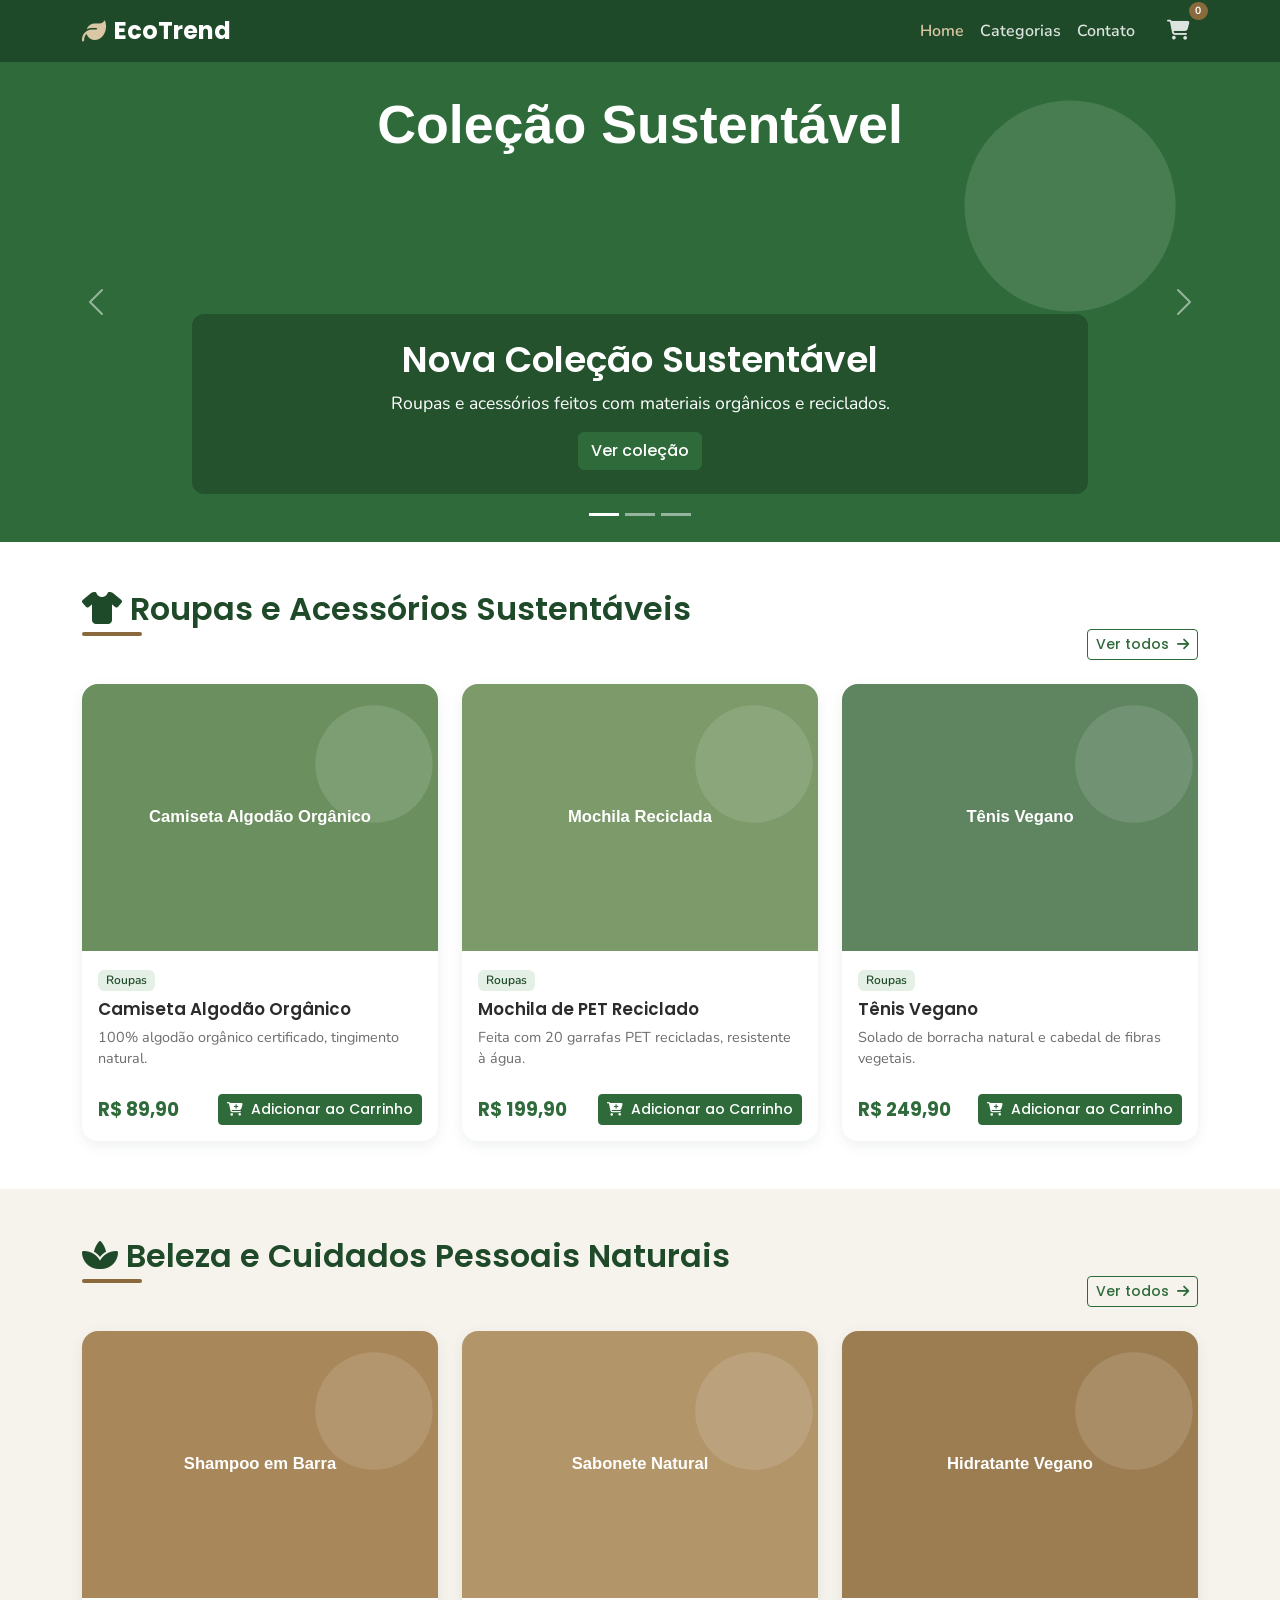
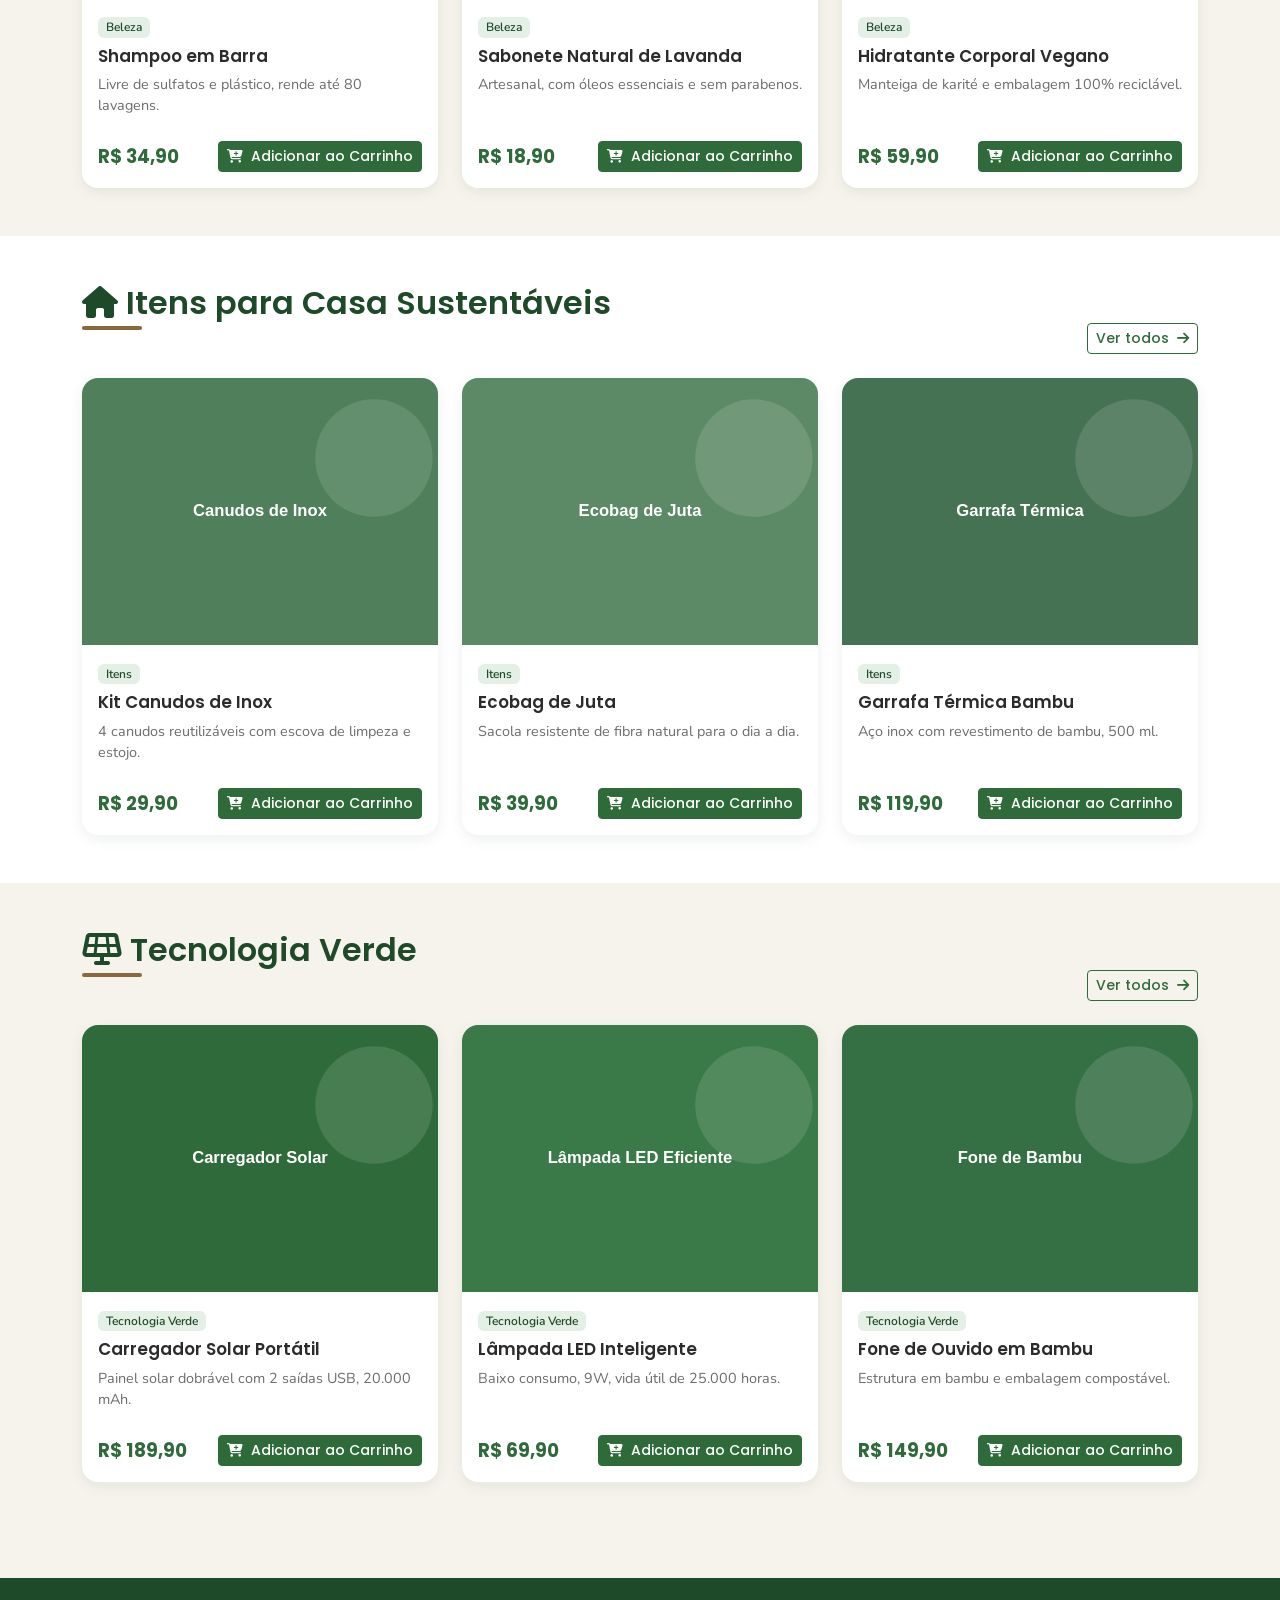
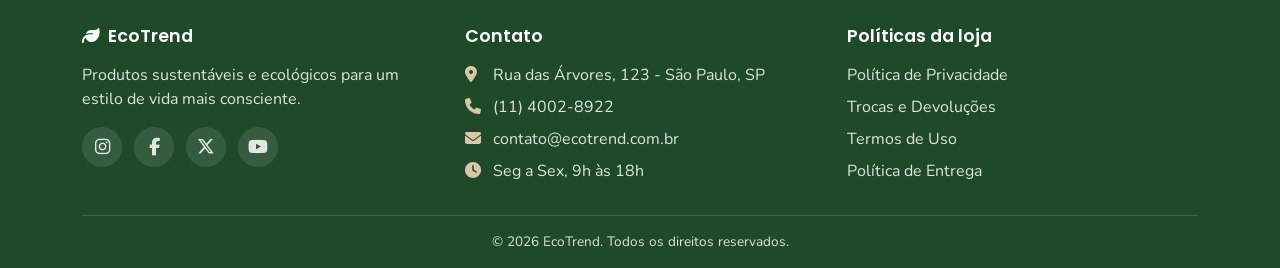
<file: index.html>
<!DOCTYPE html>
<html lang="pt-BR">
<head>
  <meta charset="UTF-8">
  <meta name="viewport" content="width=device-width, initial-scale=1.0">
  <meta name="description" content="EcoTrend - e-commerce de produtos sustentáveis e ecológicos.">
  <title>Home | EcoTrend</title>

  <!-- Google Fonts -->
  <link rel="preconnect" href="https://fonts.googleapis.com">
  <link rel="preconnect" href="https://fonts.gstatic.com" crossorigin>
  <link href="https://fonts.googleapis.com/css2?family=Poppins:wght@500;600;700&family=Nunito:wght@400;600;700&display=swap" rel="stylesheet">

  <!-- Bootstrap 5 -->
  <link href="https://cdn.jsdelivr.net/npm/bootstrap@5.3.3/dist/css/bootstrap.min.css" rel="stylesheet">

  <!-- Font Awesome -->
  <link rel="stylesheet" href="https://cdnjs.cloudflare.com/ajax/libs/font-awesome/6.5.2/css/all.min.css">

  <!-- CSS customizado -->
  <link rel="stylesheet" href="css/style.css">
</head>
<body>

  <!-- ===================== HEADER ===================== -->
  <header>
    <nav class="navbar navbar-expand-lg eco-navbar" aria-label="Navegação principal">
      <div class="container">
        <a class="navbar-brand" href="index.html">
          <i class="fa-solid fa-leaf"></i> EcoTrend
        </a>
        <button class="navbar-toggler" type="button" data-bs-toggle="collapse" data-bs-target="#menuPrincipal"
                aria-controls="menuPrincipal" aria-expanded="false" aria-label="Abrir menu">
          <span class="navbar-toggler-icon"></span>
        </button>
        <div class="collapse navbar-collapse" id="menuPrincipal">
          <ul class="navbar-nav ms-auto mb-2 mb-lg-0 align-items-lg-center">
            <li class="nav-item"><a class="nav-link active" href="index.html">Home</a></li>
            <li class="nav-item"><a class="nav-link" href="categorias.html">Categorias</a></li>
            <li class="nav-item"><a class="nav-link" href="contato.html">Contato</a></li>
            <li class="nav-item ms-lg-3">
              <a class="nav-link cart-link" href="#carrinho" aria-label="Carrinho de compras">
                <i class="fa-solid fa-cart-shopping"></i>
                <span class="badge rounded-pill cart-count">0</span>
              </a>
            </li>
          </ul>
        </div>
      </div>
    </nav>
  </header>

  <!-- ===================== CONTEÚDO ===================== -->
  <main>

    <!-- Banner: carrossel do Bootstrap -->
    <section aria-label="Destaques e promoções">
      <div id="bannerPrincipal" class="carousel slide eco-carousel" data-bs-ride="carousel">
        <div class="carousel-indicators">
          <button type="button" data-bs-target="#bannerPrincipal" data-bs-slide-to="0" class="active" aria-current="true" aria-label="Slide 1"></button>
          <button type="button" data-bs-target="#bannerPrincipal" data-bs-slide-to="1" aria-label="Slide 2"></button>
          <button type="button" data-bs-target="#bannerPrincipal" data-bs-slide-to="2" aria-label="Slide 3"></button>
        </div>
        <div class="carousel-inner">
          <div class="carousel-item active">
            <img src="assets/img/banner-1.svg" class="d-block w-100" alt="Coleção sustentável de roupas e acessórios">
            <div class="carousel-caption">
              <h2>Nova Coleção Sustentável</h2>
              <p>Roupas e acessórios feitos com materiais orgânicos e reciclados.</p>
              <a href="categorias.html" class="btn btn-eco">Ver coleção</a>
            </div>
          </div>
          <div class="carousel-item">
            <img src="assets/img/banner-2.svg" class="d-block w-100" alt="Produtos de beleza naturais em promoção">
            <div class="carousel-caption">
              <h2>Beleza Natural com 20% OFF</h2>
              <p>Cosméticos veganos, sem plástico e livres de químicos agressivos.</p>
              <a href="categorias.html" class="btn btn-eco">Aproveitar oferta</a>
            </div>
          </div>
          <div class="carousel-item">
            <img src="assets/img/banner-3.svg" class="d-block w-100" alt="Tecnologia verde em destaque">
            <div class="carousel-caption">
              <h2>Tecnologia Verde</h2>
              <p>Energia solar e gadgets de baixo consumo para o seu dia a dia.</p>
              <a href="produto.html" class="btn btn-eco">Produto em destaque</a>
            </div>
          </div>
        </div>
        <button class="carousel-control-prev" type="button" data-bs-target="#bannerPrincipal" data-bs-slide="prev">
          <span class="carousel-control-prev-icon" aria-hidden="true"></span>
          <span class="visually-hidden">Anterior</span>
        </button>
        <button class="carousel-control-next" type="button" data-bs-target="#bannerPrincipal" data-bs-slide="next">
          <span class="carousel-control-next-icon" aria-hidden="true"></span>
          <span class="visually-hidden">Próximo</span>
        </button>
      </div>
    </section>

    <!-- Seção: Roupas e Acessórios Sustentáveis -->
    <section class="product-section" id="roupas" aria-labelledby="titulo-roupas">
      <div class="container">
        <div class="section-header">
          <h2 class="section-title" id="titulo-roupas"><i class="fa-solid fa-shirt me-2"></i>Roupas e Acessórios Sustentáveis</h2>
          <a href="categorias.html" class="btn btn-outline-eco btn-sm">Ver todos <i class="fa-solid fa-arrow-right ms-1"></i></a>
        </div>
        <div class="product-grid">
          <article class="card product-card">
            <a href="produto.html"><img src="assets/img/roupa-camiseta.svg" class="card-img-top" alt="Camiseta Algodão Orgânico"></a>
            <div class="card-body">
              <div>
                <span class="badge badge-eco mb-2">Roupas</span>
                <h3 class="card-title"><a href="produto.html" class="text-decoration-none text-reset">Camiseta Algodão Orgânico</a></h3>
              </div>
              <p class="card-text">100% algodão orgânico certificado, tingimento natural.</p>
              <div class="card-footer-grid">
                <span class="price">R$ 89,90</span>
                <a href="#carrinho" class="btn btn-eco btn-sm">
                  <i class="fa-solid fa-cart-plus me-1"></i> Adicionar ao Carrinho
                </a>
              </div>
            </div>
          </article>
          <article class="card product-card">
            <a href="produto.html"><img src="assets/img/roupa-mochila.svg" class="card-img-top" alt="Mochila de PET Reciclado"></a>
            <div class="card-body">
              <div>
                <span class="badge badge-eco mb-2">Roupas</span>
                <h3 class="card-title"><a href="produto.html" class="text-decoration-none text-reset">Mochila de PET Reciclado</a></h3>
              </div>
              <p class="card-text">Feita com 20 garrafas PET recicladas, resistente à água.</p>
              <div class="card-footer-grid">
                <span class="price">R$ 199,90</span>
                <a href="#carrinho" class="btn btn-eco btn-sm">
                  <i class="fa-solid fa-cart-plus me-1"></i> Adicionar ao Carrinho
                </a>
              </div>
            </div>
          </article>
          <article class="card product-card">
            <a href="produto.html"><img src="assets/img/roupa-tenis.svg" class="card-img-top" alt="Tênis Vegano"></a>
            <div class="card-body">
              <div>
                <span class="badge badge-eco mb-2">Roupas</span>
                <h3 class="card-title"><a href="produto.html" class="text-decoration-none text-reset">Tênis Vegano</a></h3>
              </div>
              <p class="card-text">Solado de borracha natural e cabedal de fibras vegetais.</p>
              <div class="card-footer-grid">
                <span class="price">R$ 249,90</span>
                <a href="#carrinho" class="btn btn-eco btn-sm">
                  <i class="fa-solid fa-cart-plus me-1"></i> Adicionar ao Carrinho
                </a>
              </div>
            </div>
          </article>
        </div>
      </div>
    </section>

    <!-- Seção: Beleza e Cuidados Pessoais Naturais -->
    <section class="product-section" id="beleza" aria-labelledby="titulo-beleza">
      <div class="container">
        <div class="section-header">
          <h2 class="section-title" id="titulo-beleza"><i class="fa-solid fa-spa me-2"></i>Beleza e Cuidados Pessoais Naturais</h2>
          <a href="categorias.html" class="btn btn-outline-eco btn-sm">Ver todos <i class="fa-solid fa-arrow-right ms-1"></i></a>
        </div>
        <div class="product-grid">
          <article class="card product-card">
            <a href="produto.html"><img src="assets/img/beleza-shampoo.svg" class="card-img-top" alt="Shampoo em Barra"></a>
            <div class="card-body">
              <div>
                <span class="badge badge-eco mb-2">Beleza</span>
                <h3 class="card-title"><a href="produto.html" class="text-decoration-none text-reset">Shampoo em Barra</a></h3>
              </div>
              <p class="card-text">Livre de sulfatos e plástico, rende até 80 lavagens.</p>
              <div class="card-footer-grid">
                <span class="price">R$ 34,90</span>
                <a href="#carrinho" class="btn btn-eco btn-sm">
                  <i class="fa-solid fa-cart-plus me-1"></i> Adicionar ao Carrinho
                </a>
              </div>
            </div>
          </article>
          <article class="card product-card">
            <a href="produto.html"><img src="assets/img/beleza-sabonete.svg" class="card-img-top" alt="Sabonete Natural de Lavanda"></a>
            <div class="card-body">
              <div>
                <span class="badge badge-eco mb-2">Beleza</span>
                <h3 class="card-title"><a href="produto.html" class="text-decoration-none text-reset">Sabonete Natural de Lavanda</a></h3>
              </div>
              <p class="card-text">Artesanal, com óleos essenciais e sem parabenos.</p>
              <div class="card-footer-grid">
                <span class="price">R$ 18,90</span>
                <a href="#carrinho" class="btn btn-eco btn-sm">
                  <i class="fa-solid fa-cart-plus me-1"></i> Adicionar ao Carrinho
                </a>
              </div>
            </div>
          </article>
          <article class="card product-card">
            <a href="produto.html"><img src="assets/img/beleza-hidratante.svg" class="card-img-top" alt="Hidratante Corporal Vegano"></a>
            <div class="card-body">
              <div>
                <span class="badge badge-eco mb-2">Beleza</span>
                <h3 class="card-title"><a href="produto.html" class="text-decoration-none text-reset">Hidratante Corporal Vegano</a></h3>
              </div>
              <p class="card-text">Manteiga de karité e embalagem 100% reciclável.</p>
              <div class="card-footer-grid">
                <span class="price">R$ 59,90</span>
                <a href="#carrinho" class="btn btn-eco btn-sm">
                  <i class="fa-solid fa-cart-plus me-1"></i> Adicionar ao Carrinho
                </a>
              </div>
            </div>
          </article>
        </div>
      </div>
    </section>

    <!-- Seção: Itens para Casa Sustentáveis -->
    <section class="product-section" id="casa" aria-labelledby="titulo-casa">
      <div class="container">
        <div class="section-header">
          <h2 class="section-title" id="titulo-casa"><i class="fa-solid fa-house me-2"></i>Itens para Casa Sustentáveis</h2>
          <a href="categorias.html" class="btn btn-outline-eco btn-sm">Ver todos <i class="fa-solid fa-arrow-right ms-1"></i></a>
        </div>
        <div class="product-grid">
          <article class="card product-card">
            <a href="produto.html"><img src="assets/img/casa-canudo.svg" class="card-img-top" alt="Kit Canudos de Inox"></a>
            <div class="card-body">
              <div>
                <span class="badge badge-eco mb-2">Itens</span>
                <h3 class="card-title"><a href="produto.html" class="text-decoration-none text-reset">Kit Canudos de Inox</a></h3>
              </div>
              <p class="card-text">4 canudos reutilizáveis com escova de limpeza e estojo.</p>
              <div class="card-footer-grid">
                <span class="price">R$ 29,90</span>
                <a href="#carrinho" class="btn btn-eco btn-sm">
                  <i class="fa-solid fa-cart-plus me-1"></i> Adicionar ao Carrinho
                </a>
              </div>
            </div>
          </article>
          <article class="card product-card">
            <a href="produto.html"><img src="assets/img/casa-ecobag.svg" class="card-img-top" alt="Ecobag de Juta"></a>
            <div class="card-body">
              <div>
                <span class="badge badge-eco mb-2">Itens</span>
                <h3 class="card-title"><a href="produto.html" class="text-decoration-none text-reset">Ecobag de Juta</a></h3>
              </div>
              <p class="card-text">Sacola resistente de fibra natural para o dia a dia.</p>
              <div class="card-footer-grid">
                <span class="price">R$ 39,90</span>
                <a href="#carrinho" class="btn btn-eco btn-sm">
                  <i class="fa-solid fa-cart-plus me-1"></i> Adicionar ao Carrinho
                </a>
              </div>
            </div>
          </article>
          <article class="card product-card">
            <a href="produto.html"><img src="assets/img/casa-garrafa.svg" class="card-img-top" alt="Garrafa Térmica Bambu"></a>
            <div class="card-body">
              <div>
                <span class="badge badge-eco mb-2">Itens</span>
                <h3 class="card-title"><a href="produto.html" class="text-decoration-none text-reset">Garrafa Térmica Bambu</a></h3>
              </div>
              <p class="card-text">Aço inox com revestimento de bambu, 500 ml.</p>
              <div class="card-footer-grid">
                <span class="price">R$ 119,90</span>
                <a href="#carrinho" class="btn btn-eco btn-sm">
                  <i class="fa-solid fa-cart-plus me-1"></i> Adicionar ao Carrinho
                </a>
              </div>
            </div>
          </article>
        </div>
      </div>
    </section>

    <!-- Seção: Tecnologia Verde -->
    <section class="product-section" id="tecnologia" aria-labelledby="titulo-tecnologia">
      <div class="container">
        <div class="section-header">
          <h2 class="section-title" id="titulo-tecnologia"><i class="fa-solid fa-solar-panel me-2"></i>Tecnologia Verde</h2>
          <a href="categorias.html" class="btn btn-outline-eco btn-sm">Ver todos <i class="fa-solid fa-arrow-right ms-1"></i></a>
        </div>
        <div class="product-grid">
          <article class="card product-card">
            <a href="produto.html"><img src="assets/img/tech-carregador.svg" class="card-img-top" alt="Carregador Solar Portátil"></a>
            <div class="card-body">
              <div>
                <span class="badge badge-eco mb-2">Tecnologia Verde</span>
                <h3 class="card-title"><a href="produto.html" class="text-decoration-none text-reset">Carregador Solar Portátil</a></h3>
              </div>
              <p class="card-text">Painel solar dobrável com 2 saídas USB, 20.000 mAh.</p>
              <div class="card-footer-grid">
                <span class="price">R$ 189,90</span>
                <a href="#carrinho" class="btn btn-eco btn-sm">
                  <i class="fa-solid fa-cart-plus me-1"></i> Adicionar ao Carrinho
                </a>
              </div>
            </div>
          </article>
          <article class="card product-card">
            <a href="produto.html"><img src="assets/img/tech-lampada.svg" class="card-img-top" alt="Lâmpada LED Inteligente"></a>
            <div class="card-body">
              <div>
                <span class="badge badge-eco mb-2">Tecnologia Verde</span>
                <h3 class="card-title"><a href="produto.html" class="text-decoration-none text-reset">Lâmpada LED Inteligente</a></h3>
              </div>
              <p class="card-text">Baixo consumo, 9W, vida útil de 25.000 horas.</p>
              <div class="card-footer-grid">
                <span class="price">R$ 69,90</span>
                <a href="#carrinho" class="btn btn-eco btn-sm">
                  <i class="fa-solid fa-cart-plus me-1"></i> Adicionar ao Carrinho
                </a>
              </div>
            </div>
          </article>
          <article class="card product-card">
            <a href="produto.html"><img src="assets/img/tech-fone.svg" class="card-img-top" alt="Fone de Ouvido em Bambu"></a>
            <div class="card-body">
              <div>
                <span class="badge badge-eco mb-2">Tecnologia Verde</span>
                <h3 class="card-title"><a href="produto.html" class="text-decoration-none text-reset">Fone de Ouvido em Bambu</a></h3>
              </div>
              <p class="card-text">Estrutura em bambu e embalagem compostável.</p>
              <div class="card-footer-grid">
                <span class="price">R$ 149,90</span>
                <a href="#carrinho" class="btn btn-eco btn-sm">
                  <i class="fa-solid fa-cart-plus me-1"></i> Adicionar ao Carrinho
                </a>
              </div>
            </div>
          </article>
        </div>
      </div>
    </section>
  </main>

  <!-- ===================== FOOTER ===================== -->
  <footer class="eco-footer">
    <div class="container">
      <div class="footer-grid">
        <!-- Redes sociais -->
        <section aria-labelledby="footer-social">
          <h4 id="footer-social"><i class="fa-solid fa-leaf me-2"></i>EcoTrend</h4>
          <p>Produtos sustentáveis e ecológicos para um estilo de vida mais consciente.</p>
          <div class="social-links">
            <a href="#" aria-label="Instagram"><i class="fa-brands fa-instagram"></i></a>
            <a href="#" aria-label="Facebook"><i class="fa-brands fa-facebook-f"></i></a>
            <a href="#" aria-label="X (Twitter)"><i class="fa-brands fa-x-twitter"></i></a>
            <a href="#" aria-label="YouTube"><i class="fa-brands fa-youtube"></i></a>
          </div>
        </section>

        <!-- Contato -->
        <section aria-labelledby="footer-contato">
          <h4 id="footer-contato">Contato</h4>
          <ul>
            <li><i class="fa-solid fa-location-dot"></i> Rua das Árvores, 123 - São Paulo, SP</li>
            <li><i class="fa-solid fa-phone"></i> <a href="tel:+551140028922">(11) 4002-8922</a></li>
            <li><i class="fa-solid fa-envelope"></i> <a href="mailto:contato@ecotrend.com.br">contato@ecotrend.com.br</a></li>
            <li><i class="fa-solid fa-clock"></i> Seg a Sex, 9h às 18h</li>
          </ul>
        </section>

        <!-- Políticas -->
        <section aria-labelledby="footer-politicas">
          <h4 id="footer-politicas">Políticas da loja</h4>
          <ul>
            <li><a href="#politica-privacidade">Política de Privacidade</a></li>
            <li><a href="#trocas-devolucoes">Trocas e Devoluções</a></li>
            <li><a href="#termos-uso">Termos de Uso</a></li>
            <li><a href="#entrega">Política de Entrega</a></li>
          </ul>
        </section>
      </div>

      <div class="footer-bottom">
        <p class="mb-0">&copy; 2026 EcoTrend. Todos os direitos reservados.</p>
      </div>
    </div>
  </footer>

  <!-- Bootstrap JS (necessário para carrossel e menu responsivo) -->
  <script src="https://cdn.jsdelivr.net/npm/bootstrap@5.3.3/dist/js/bootstrap.bundle.min.js"></script>
</body>
</html>
</file>
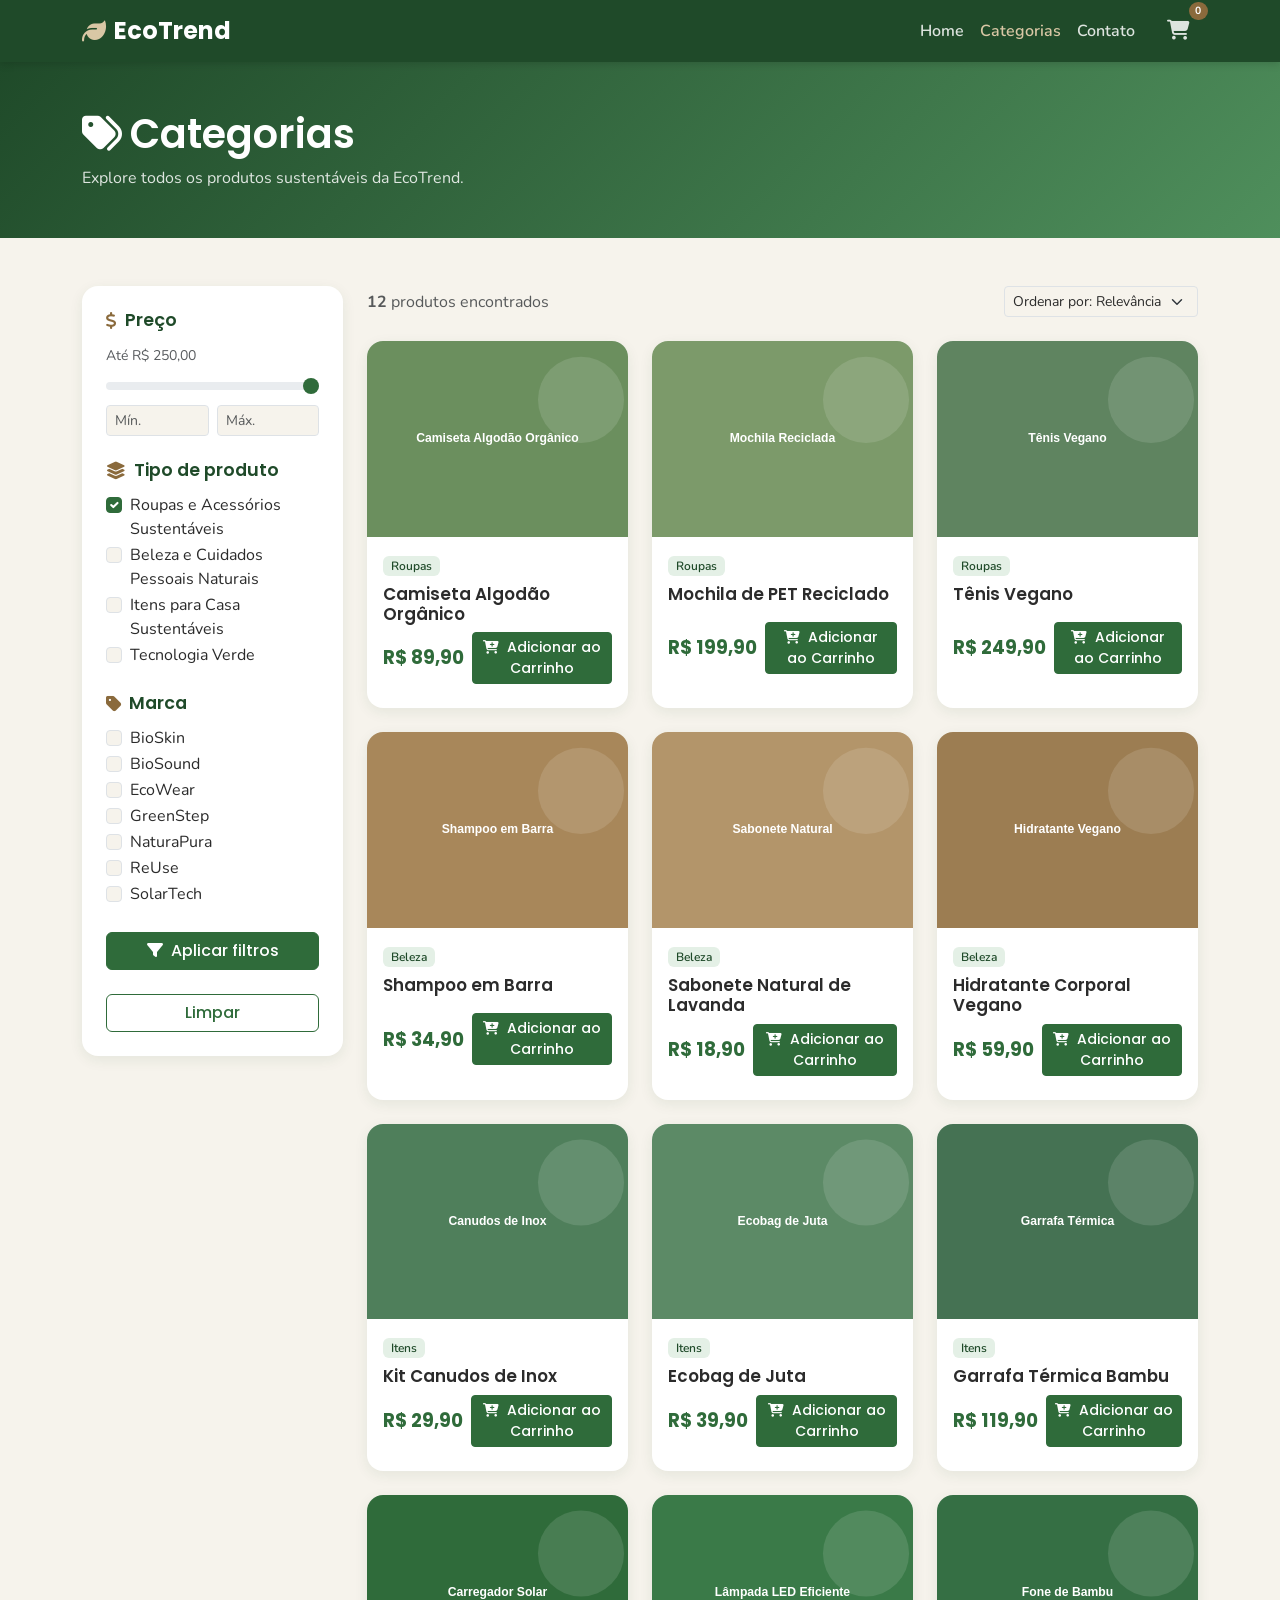
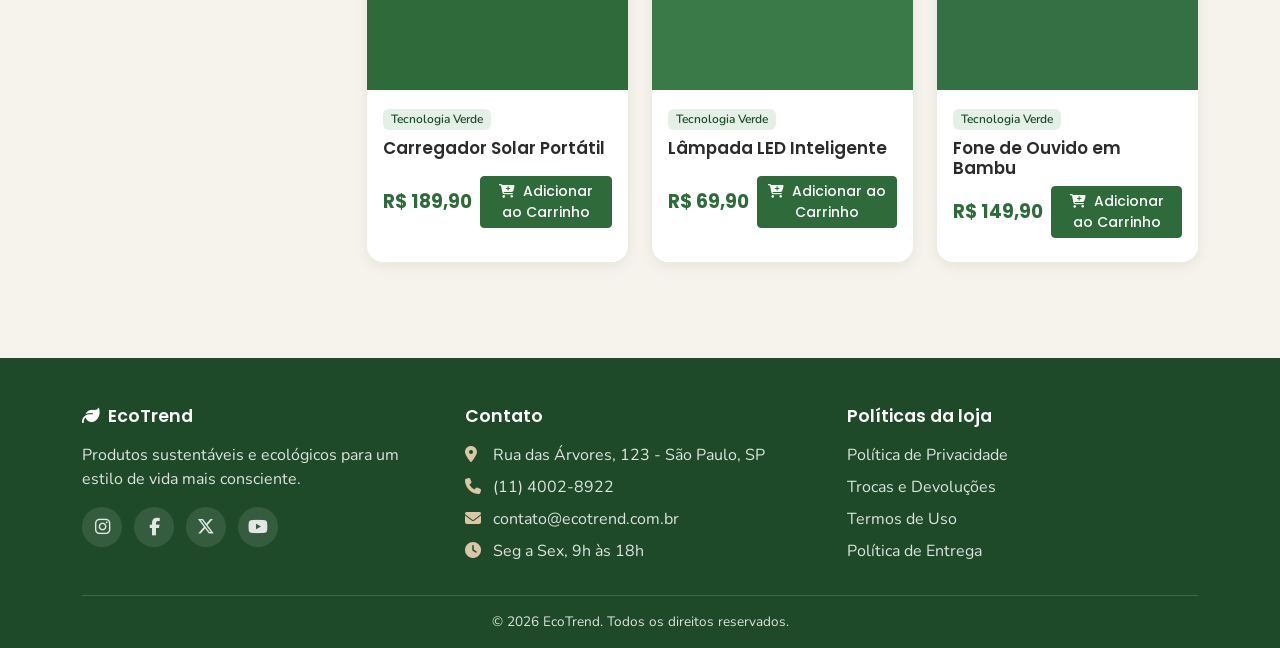
<file: categorias.html>
<!DOCTYPE html>
<html lang="pt-BR">
<head>
  <meta charset="UTF-8">
  <meta name="viewport" content="width=device-width, initial-scale=1.0">
  <meta name="description" content="Todos os produtos sustentáveis da EcoTrend, com filtros por preço, tipo e marca.">
  <title>Categorias | EcoTrend</title>

  <!-- Google Fonts -->
  <link rel="preconnect" href="https://fonts.googleapis.com">
  <link rel="preconnect" href="https://fonts.gstatic.com" crossorigin>
  <link href="https://fonts.googleapis.com/css2?family=Poppins:wght@500;600;700&family=Nunito:wght@400;600;700&display=swap" rel="stylesheet">

  <!-- Bootstrap 5 -->
  <link href="https://cdn.jsdelivr.net/npm/bootstrap@5.3.3/dist/css/bootstrap.min.css" rel="stylesheet">

  <!-- Font Awesome -->
  <link rel="stylesheet" href="https://cdnjs.cloudflare.com/ajax/libs/font-awesome/6.5.2/css/all.min.css">

  <!-- CSS customizado -->
  <link rel="stylesheet" href="css/style.css">
</head>
<body>

  <!-- ===================== HEADER ===================== -->
  <header>
    <nav class="navbar navbar-expand-lg eco-navbar" aria-label="Navegação principal">
      <div class="container">
        <a class="navbar-brand" href="index.html">
          <i class="fa-solid fa-leaf"></i> EcoTrend
        </a>
        <button class="navbar-toggler" type="button" data-bs-toggle="collapse" data-bs-target="#menuPrincipal"
                aria-controls="menuPrincipal" aria-expanded="false" aria-label="Abrir menu">
          <span class="navbar-toggler-icon"></span>
        </button>
        <div class="collapse navbar-collapse" id="menuPrincipal">
          <ul class="navbar-nav ms-auto mb-2 mb-lg-0 align-items-lg-center">
            <li class="nav-item"><a class="nav-link" href="index.html">Home</a></li>
            <li class="nav-item"><a class="nav-link active" href="categorias.html">Categorias</a></li>
            <li class="nav-item"><a class="nav-link" href="contato.html">Contato</a></li>
            <li class="nav-item ms-lg-3">
              <a class="nav-link cart-link" href="#carrinho" aria-label="Carrinho de compras">
                <i class="fa-solid fa-cart-shopping"></i>
                <span class="badge rounded-pill cart-count">0</span>
              </a>
            </li>
          </ul>
        </div>
      </div>
    </nav>
  </header>

  <!-- ===================== CONTEÚDO ===================== -->
  <main>

    <!-- Cabeçalho da página -->
    <section class="page-header">
      <div class="container">
        <h1><i class="fa-solid fa-tags me-2"></i>Categorias</h1>
        <p class="mb-0">Explore todos os produtos sustentáveis da EcoTrend.</p>
      </div>
    </section>

    <section class="container py-5">
      <!-- Sistema de colunas do Bootstrap: filtros laterais + grade de produtos -->
      <div class="row g-4">

        <!-- Filtros laterais (visuais/estáticos) -->
        <aside class="col-lg-3 col-md-4">
          <form class="filter-panel" aria-label="Filtros de produtos">
            <!-- Preço -->
            <div>
              <h3><i class="fa-solid fa-dollar-sign"></i> Preço</h3>
              <label for="faixaPreco" class="form-label small text-muted">Até R$ 250,00</label>
              <input type="range" class="form-range" id="faixaPreco" min="0" max="250" value="250">
              <div class="row g-2">
                <div class="col-6">
                  <input type="number" class="form-control form-control-sm" placeholder="Mín." aria-label="Preço mínimo">
                </div>
                <div class="col-6">
                  <input type="number" class="form-control form-control-sm" placeholder="Máx." aria-label="Preço máximo">
                </div>
              </div>
            </div>

            <!-- Tipo de produto -->
            <div>
              <h3><i class="fa-solid fa-layer-group"></i> Tipo de produto</h3>
            <div class="form-check">
              <input class="form-check-input" type="checkbox" id="tipo-roupas" checked>
              <label class="form-check-label" for="tipo-roupas">Roupas e Acessórios Sustentáveis</label>
            </div>
            <div class="form-check">
              <input class="form-check-input" type="checkbox" id="tipo-beleza">
              <label class="form-check-label" for="tipo-beleza">Beleza e Cuidados Pessoais Naturais</label>
            </div>
            <div class="form-check">
              <input class="form-check-input" type="checkbox" id="tipo-casa">
              <label class="form-check-label" for="tipo-casa">Itens para Casa Sustentáveis</label>
            </div>
            <div class="form-check">
              <input class="form-check-input" type="checkbox" id="tipo-tecnologia">
              <label class="form-check-label" for="tipo-tecnologia">Tecnologia Verde</label>
            </div>
            </div>

            <!-- Marca -->
            <div>
              <h3><i class="fa-solid fa-tag"></i> Marca</h3>
            <div class="form-check">
              <input class="form-check-input" type="checkbox" id="marca-0">
              <label class="form-check-label" for="marca-0">BioSkin</label>
            </div>
            <div class="form-check">
              <input class="form-check-input" type="checkbox" id="marca-1">
              <label class="form-check-label" for="marca-1">BioSound</label>
            </div>
            <div class="form-check">
              <input class="form-check-input" type="checkbox" id="marca-2">
              <label class="form-check-label" for="marca-2">EcoWear</label>
            </div>
            <div class="form-check">
              <input class="form-check-input" type="checkbox" id="marca-3">
              <label class="form-check-label" for="marca-3">GreenStep</label>
            </div>
            <div class="form-check">
              <input class="form-check-input" type="checkbox" id="marca-4">
              <label class="form-check-label" for="marca-4">NaturaPura</label>
            </div>
            <div class="form-check">
              <input class="form-check-input" type="checkbox" id="marca-5">
              <label class="form-check-label" for="marca-5">ReUse</label>
            </div>
            <div class="form-check">
              <input class="form-check-input" type="checkbox" id="marca-6">
              <label class="form-check-label" for="marca-6">SolarTech</label>
            </div>
            </div>

            <button type="button" class="btn btn-eco w-100"><i class="fa-solid fa-filter me-1"></i> Aplicar filtros</button>
            <button type="reset" class="btn btn-outline-eco w-100">Limpar</button>
          </form>
        </aside>

        <!-- Lista de produtos -->
        <div class="col-lg-9 col-md-8">
          <div class="results-bar">
            <p class="mb-0 text-muted"><strong>12</strong> produtos encontrados</p>
            <select class="form-select form-select-sm w-auto" aria-label="Ordenar por">
              <option selected>Ordenar por: Relevância</option>
              <option>Menor preço</option>
              <option>Maior preço</option>
              <option>Nome (A-Z)</option>
            </select>
          </div>

          <!-- CSS Grid de produtos -->
          <div class="product-grid">
          <article class="card product-card">
            <a href="produto.html"><img src="assets/img/roupa-camiseta.svg" class="card-img-top" alt="Camiseta Algodão Orgânico"></a>
            <div class="card-body">
              <div>
                <span class="badge badge-eco mb-2">Roupas</span>
                <h3 class="card-title"><a href="produto.html" class="text-decoration-none text-reset">Camiseta Algodão Orgânico</a></h3>
              </div>
              <div class="card-footer-grid">
                <span class="price">R$ 89,90</span>
                <a href="#carrinho" class="btn btn-eco btn-sm">
                  <i class="fa-solid fa-cart-plus me-1"></i> Adicionar ao Carrinho
                </a>
              </div>
            </div>
          </article>
          <article class="card product-card">
            <a href="produto.html"><img src="assets/img/roupa-mochila.svg" class="card-img-top" alt="Mochila de PET Reciclado"></a>
            <div class="card-body">
              <div>
                <span class="badge badge-eco mb-2">Roupas</span>
                <h3 class="card-title"><a href="produto.html" class="text-decoration-none text-reset">Mochila de PET Reciclado</a></h3>
              </div>
              <div class="card-footer-grid">
                <span class="price">R$ 199,90</span>
                <a href="#carrinho" class="btn btn-eco btn-sm">
                  <i class="fa-solid fa-cart-plus me-1"></i> Adicionar ao Carrinho
                </a>
              </div>
            </div>
          </article>
          <article class="card product-card">
            <a href="produto.html"><img src="assets/img/roupa-tenis.svg" class="card-img-top" alt="Tênis Vegano"></a>
            <div class="card-body">
              <div>
                <span class="badge badge-eco mb-2">Roupas</span>
                <h3 class="card-title"><a href="produto.html" class="text-decoration-none text-reset">Tênis Vegano</a></h3>
              </div>
              <div class="card-footer-grid">
                <span class="price">R$ 249,90</span>
                <a href="#carrinho" class="btn btn-eco btn-sm">
                  <i class="fa-solid fa-cart-plus me-1"></i> Adicionar ao Carrinho
                </a>
              </div>
            </div>
          </article>
          <article class="card product-card">
            <a href="produto.html"><img src="assets/img/beleza-shampoo.svg" class="card-img-top" alt="Shampoo em Barra"></a>
            <div class="card-body">
              <div>
                <span class="badge badge-eco mb-2">Beleza</span>
                <h3 class="card-title"><a href="produto.html" class="text-decoration-none text-reset">Shampoo em Barra</a></h3>
              </div>
              <div class="card-footer-grid">
                <span class="price">R$ 34,90</span>
                <a href="#carrinho" class="btn btn-eco btn-sm">
                  <i class="fa-solid fa-cart-plus me-1"></i> Adicionar ao Carrinho
                </a>
              </div>
            </div>
          </article>
          <article class="card product-card">
            <a href="produto.html"><img src="assets/img/beleza-sabonete.svg" class="card-img-top" alt="Sabonete Natural de Lavanda"></a>
            <div class="card-body">
              <div>
                <span class="badge badge-eco mb-2">Beleza</span>
                <h3 class="card-title"><a href="produto.html" class="text-decoration-none text-reset">Sabonete Natural de Lavanda</a></h3>
              </div>
              <div class="card-footer-grid">
                <span class="price">R$ 18,90</span>
                <a href="#carrinho" class="btn btn-eco btn-sm">
                  <i class="fa-solid fa-cart-plus me-1"></i> Adicionar ao Carrinho
                </a>
              </div>
            </div>
          </article>
          <article class="card product-card">
            <a href="produto.html"><img src="assets/img/beleza-hidratante.svg" class="card-img-top" alt="Hidratante Corporal Vegano"></a>
            <div class="card-body">
              <div>
                <span class="badge badge-eco mb-2">Beleza</span>
                <h3 class="card-title"><a href="produto.html" class="text-decoration-none text-reset">Hidratante Corporal Vegano</a></h3>
              </div>
              <div class="card-footer-grid">
                <span class="price">R$ 59,90</span>
                <a href="#carrinho" class="btn btn-eco btn-sm">
                  <i class="fa-solid fa-cart-plus me-1"></i> Adicionar ao Carrinho
                </a>
              </div>
            </div>
          </article>
          <article class="card product-card">
            <a href="produto.html"><img src="assets/img/casa-canudo.svg" class="card-img-top" alt="Kit Canudos de Inox"></a>
            <div class="card-body">
              <div>
                <span class="badge badge-eco mb-2">Itens</span>
                <h3 class="card-title"><a href="produto.html" class="text-decoration-none text-reset">Kit Canudos de Inox</a></h3>
              </div>
              <div class="card-footer-grid">
                <span class="price">R$ 29,90</span>
                <a href="#carrinho" class="btn btn-eco btn-sm">
                  <i class="fa-solid fa-cart-plus me-1"></i> Adicionar ao Carrinho
                </a>
              </div>
            </div>
          </article>
          <article class="card product-card">
            <a href="produto.html"><img src="assets/img/casa-ecobag.svg" class="card-img-top" alt="Ecobag de Juta"></a>
            <div class="card-body">
              <div>
                <span class="badge badge-eco mb-2">Itens</span>
                <h3 class="card-title"><a href="produto.html" class="text-decoration-none text-reset">Ecobag de Juta</a></h3>
              </div>
              <div class="card-footer-grid">
                <span class="price">R$ 39,90</span>
                <a href="#carrinho" class="btn btn-eco btn-sm">
                  <i class="fa-solid fa-cart-plus me-1"></i> Adicionar ao Carrinho
                </a>
              </div>
            </div>
          </article>
          <article class="card product-card">
            <a href="produto.html"><img src="assets/img/casa-garrafa.svg" class="card-img-top" alt="Garrafa Térmica Bambu"></a>
            <div class="card-body">
              <div>
                <span class="badge badge-eco mb-2">Itens</span>
                <h3 class="card-title"><a href="produto.html" class="text-decoration-none text-reset">Garrafa Térmica Bambu</a></h3>
              </div>
              <div class="card-footer-grid">
                <span class="price">R$ 119,90</span>
                <a href="#carrinho" class="btn btn-eco btn-sm">
                  <i class="fa-solid fa-cart-plus me-1"></i> Adicionar ao Carrinho
                </a>
              </div>
            </div>
          </article>
          <article class="card product-card">
            <a href="produto.html"><img src="assets/img/tech-carregador.svg" class="card-img-top" alt="Carregador Solar Portátil"></a>
            <div class="card-body">
              <div>
                <span class="badge badge-eco mb-2">Tecnologia Verde</span>
                <h3 class="card-title"><a href="produto.html" class="text-decoration-none text-reset">Carregador Solar Portátil</a></h3>
              </div>
              <div class="card-footer-grid">
                <span class="price">R$ 189,90</span>
                <a href="#carrinho" class="btn btn-eco btn-sm">
                  <i class="fa-solid fa-cart-plus me-1"></i> Adicionar ao Carrinho
                </a>
              </div>
            </div>
          </article>
          <article class="card product-card">
            <a href="produto.html"><img src="assets/img/tech-lampada.svg" class="card-img-top" alt="Lâmpada LED Inteligente"></a>
            <div class="card-body">
              <div>
                <span class="badge badge-eco mb-2">Tecnologia Verde</span>
                <h3 class="card-title"><a href="produto.html" class="text-decoration-none text-reset">Lâmpada LED Inteligente</a></h3>
              </div>
              <div class="card-footer-grid">
                <span class="price">R$ 69,90</span>
                <a href="#carrinho" class="btn btn-eco btn-sm">
                  <i class="fa-solid fa-cart-plus me-1"></i> Adicionar ao Carrinho
                </a>
              </div>
            </div>
          </article>
          <article class="card product-card">
            <a href="produto.html"><img src="assets/img/tech-fone.svg" class="card-img-top" alt="Fone de Ouvido em Bambu"></a>
            <div class="card-body">
              <div>
                <span class="badge badge-eco mb-2">Tecnologia Verde</span>
                <h3 class="card-title"><a href="produto.html" class="text-decoration-none text-reset">Fone de Ouvido em Bambu</a></h3>
              </div>
              <div class="card-footer-grid">
                <span class="price">R$ 149,90</span>
                <a href="#carrinho" class="btn btn-eco btn-sm">
                  <i class="fa-solid fa-cart-plus me-1"></i> Adicionar ao Carrinho
                </a>
              </div>
            </div>
          </article>
          </div>
        </div>
      </div>
    </section>
  </main>

  <!-- ===================== FOOTER ===================== -->
  <footer class="eco-footer">
    <div class="container">
      <div class="footer-grid">
        <!-- Redes sociais -->
        <section aria-labelledby="footer-social">
          <h4 id="footer-social"><i class="fa-solid fa-leaf me-2"></i>EcoTrend</h4>
          <p>Produtos sustentáveis e ecológicos para um estilo de vida mais consciente.</p>
          <div class="social-links">
            <a href="#" aria-label="Instagram"><i class="fa-brands fa-instagram"></i></a>
            <a href="#" aria-label="Facebook"><i class="fa-brands fa-facebook-f"></i></a>
            <a href="#" aria-label="X (Twitter)"><i class="fa-brands fa-x-twitter"></i></a>
            <a href="#" aria-label="YouTube"><i class="fa-brands fa-youtube"></i></a>
          </div>
        </section>

        <!-- Contato -->
        <section aria-labelledby="footer-contato">
          <h4 id="footer-contato">Contato</h4>
          <ul>
            <li><i class="fa-solid fa-location-dot"></i> Rua das Árvores, 123 - São Paulo, SP</li>
            <li><i class="fa-solid fa-phone"></i> <a href="tel:+551140028922">(11) 4002-8922</a></li>
            <li><i class="fa-solid fa-envelope"></i> <a href="mailto:contato@ecotrend.com.br">contato@ecotrend.com.br</a></li>
            <li><i class="fa-solid fa-clock"></i> Seg a Sex, 9h às 18h</li>
          </ul>
        </section>

        <!-- Políticas -->
        <section aria-labelledby="footer-politicas">
          <h4 id="footer-politicas">Políticas da loja</h4>
          <ul>
            <li><a href="#politica-privacidade">Política de Privacidade</a></li>
            <li><a href="#trocas-devolucoes">Trocas e Devoluções</a></li>
            <li><a href="#termos-uso">Termos de Uso</a></li>
            <li><a href="#entrega">Política de Entrega</a></li>
          </ul>
        </section>
      </div>

      <div class="footer-bottom">
        <p class="mb-0">&copy; 2026 EcoTrend. Todos os direitos reservados.</p>
      </div>
    </div>
  </footer>

  <!-- Bootstrap JS (necessário para carrossel e menu responsivo) -->
  <script src="https://cdn.jsdelivr.net/npm/bootstrap@5.3.3/dist/js/bootstrap.bundle.min.js"></script>
</body>
</html>
</file>
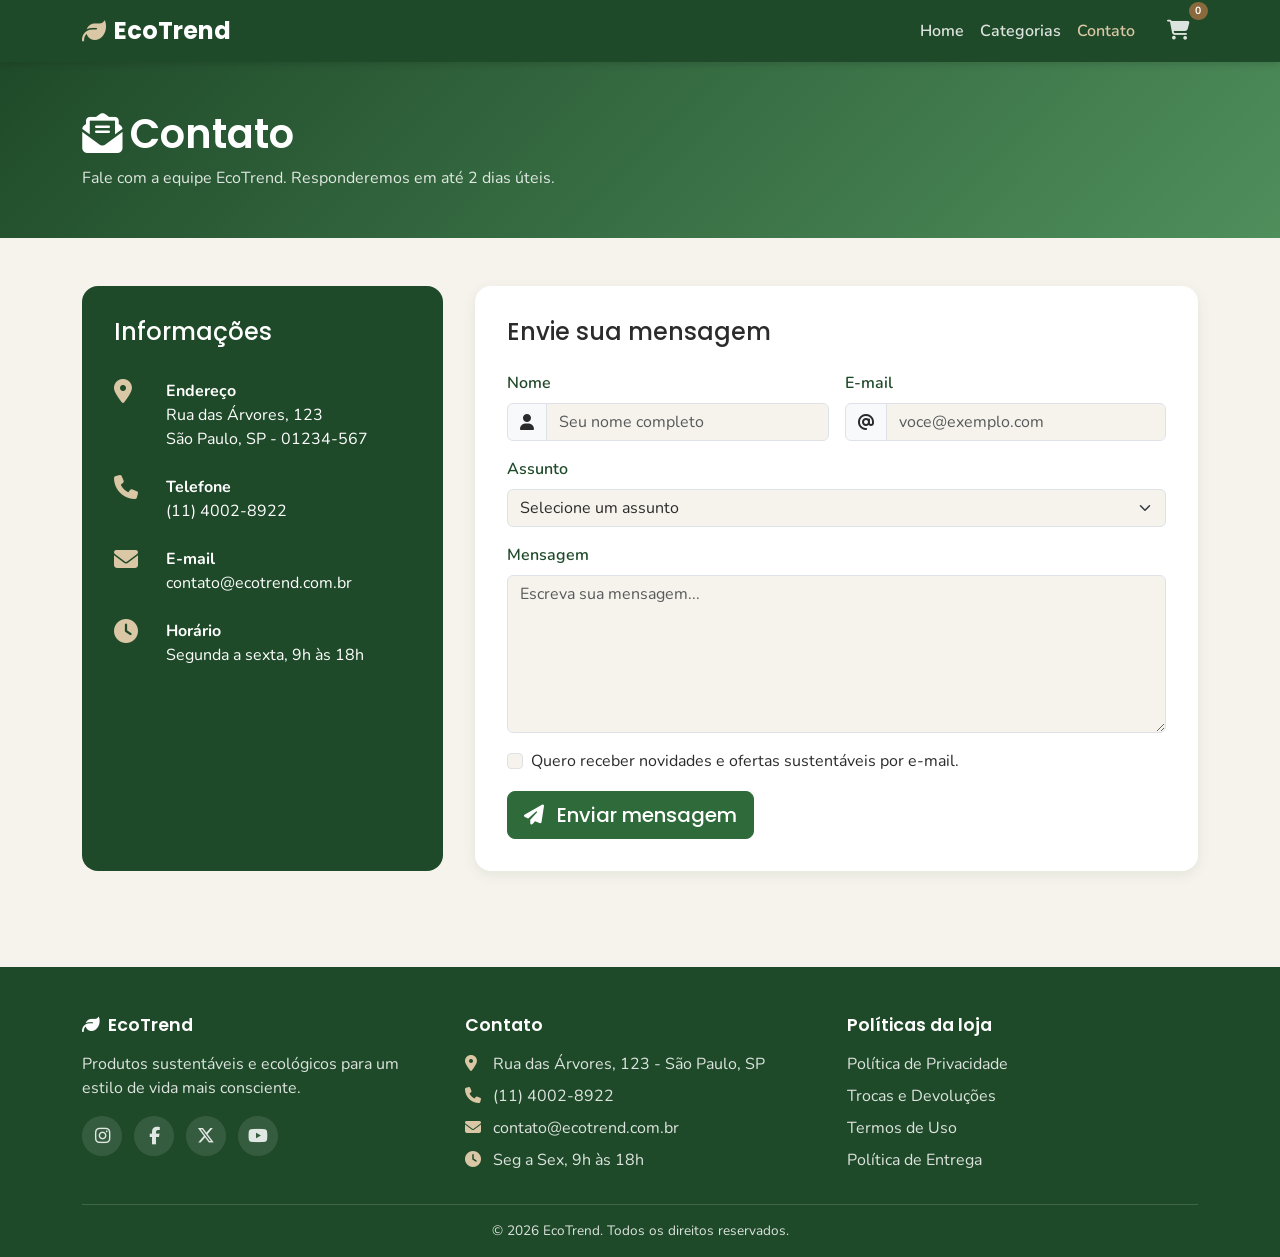
<file: contato.html>
<!DOCTYPE html>
<html lang="pt-BR">
<head>
  <meta charset="UTF-8">
  <meta name="viewport" content="width=device-width, initial-scale=1.0">
  <meta name="description" content="Entre em contato com a EcoTrend.">
  <title>Contato | EcoTrend</title>

  <!-- Google Fonts -->
  <link rel="preconnect" href="https://fonts.googleapis.com">
  <link rel="preconnect" href="https://fonts.gstatic.com" crossorigin>
  <link href="https://fonts.googleapis.com/css2?family=Poppins:wght@500;600;700&family=Nunito:wght@400;600;700&display=swap" rel="stylesheet">

  <!-- Bootstrap 5 -->
  <link href="https://cdn.jsdelivr.net/npm/bootstrap@5.3.3/dist/css/bootstrap.min.css" rel="stylesheet">

  <!-- Font Awesome -->
  <link rel="stylesheet" href="https://cdnjs.cloudflare.com/ajax/libs/font-awesome/6.5.2/css/all.min.css">

  <!-- CSS customizado -->
  <link rel="stylesheet" href="css/style.css">
</head>
<body>

  <!-- ===================== HEADER ===================== -->
  <header>
    <nav class="navbar navbar-expand-lg eco-navbar" aria-label="Navegação principal">
      <div class="container">
        <a class="navbar-brand" href="index.html">
          <i class="fa-solid fa-leaf"></i> EcoTrend
        </a>
        <button class="navbar-toggler" type="button" data-bs-toggle="collapse" data-bs-target="#menuPrincipal"
                aria-controls="menuPrincipal" aria-expanded="false" aria-label="Abrir menu">
          <span class="navbar-toggler-icon"></span>
        </button>
        <div class="collapse navbar-collapse" id="menuPrincipal">
          <ul class="navbar-nav ms-auto mb-2 mb-lg-0 align-items-lg-center">
            <li class="nav-item"><a class="nav-link" href="index.html">Home</a></li>
            <li class="nav-item"><a class="nav-link" href="categorias.html">Categorias</a></li>
            <li class="nav-item"><a class="nav-link active" href="contato.html">Contato</a></li>
            <li class="nav-item ms-lg-3">
              <a class="nav-link cart-link" href="#carrinho" aria-label="Carrinho de compras">
                <i class="fa-solid fa-cart-shopping"></i>
                <span class="badge rounded-pill cart-count">0</span>
              </a>
            </li>
          </ul>
        </div>
      </div>
    </nav>
  </header>

  <!-- ===================== CONTEÚDO ===================== -->
  <main>

    <section class="page-header">
      <div class="container">
        <h1><i class="fa-solid fa-envelope-open-text me-2"></i>Contato</h1>
        <p class="mb-0">Fale com a equipe EcoTrend. Responderemos em até 2 dias úteis.</p>
      </div>
    </section>

    <section class="container py-5">
      <!-- CSS Grid: informações de contato + formulário -->
      <div class="contact-layout">

        <aside class="contact-info">
          <h2 class="h4">Informações</h2>
          <div class="contact-info__item">
            <i class="fa-solid fa-location-dot"></i>
            <div>
              <strong>Endereço</strong><br>
              Rua das Árvores, 123<br>São Paulo, SP - 01234-567
            </div>
          </div>
          <div class="contact-info__item">
            <i class="fa-solid fa-phone"></i>
            <div>
              <strong>Telefone</strong><br>
              (11) 4002-8922
            </div>
          </div>
          <div class="contact-info__item">
            <i class="fa-solid fa-envelope"></i>
            <div>
              <strong>E-mail</strong><br>
              contato@ecotrend.com.br
            </div>
          </div>
          <div class="contact-info__item">
            <i class="fa-solid fa-clock"></i>
            <div>
              <strong>Horário</strong><br>
              Segunda a sexta, 9h às 18h
            </div>
          </div>
        </aside>

        <!-- Formulário do Bootstrap -->
        <form class="contact-form" action="#" method="post">
          <h2 class="h4 mb-4">Envie sua mensagem</h2>
          <div class="row g-3">
            <div class="col-md-6">
              <label for="nome" class="form-label">Nome</label>
              <div class="input-group">
                <span class="input-group-text"><i class="fa-solid fa-user"></i></span>
                <input type="text" class="form-control" id="nome" name="nome" placeholder="Seu nome completo" required>
              </div>
            </div>
            <div class="col-md-6">
              <label for="email" class="form-label">E-mail</label>
              <div class="input-group">
                <span class="input-group-text"><i class="fa-solid fa-at"></i></span>
                <input type="email" class="form-control" id="email" name="email" placeholder="voce@exemplo.com" required>
              </div>
            </div>
            <div class="col-12">
              <label for="assunto" class="form-label">Assunto</label>
              <select class="form-select" id="assunto" name="assunto" required>
                <option value="" selected disabled>Selecione um assunto</option>
                <option>Dúvida sobre produto</option>
                <option>Pedido e entrega</option>
                <option>Trocas e devoluções</option>
                <option>Parcerias</option>
                <option>Outro</option>
              </select>
            </div>
            <div class="col-12">
              <label for="mensagem" class="form-label">Mensagem</label>
              <textarea class="form-control" id="mensagem" name="mensagem" rows="6" placeholder="Escreva sua mensagem..." required></textarea>
            </div>
            <div class="col-12">
              <div class="form-check">
                <input class="form-check-input" type="checkbox" id="newsletter" name="newsletter">
                <label class="form-check-label" for="newsletter">Quero receber novidades e ofertas sustentáveis por e-mail.</label>
              </div>
            </div>
            <div class="col-12">
              <button type="submit" class="btn btn-eco btn-lg">
                <i class="fa-solid fa-paper-plane me-2"></i> Enviar mensagem
              </button>
            </div>
          </div>
        </form>
      </div>
    </section>
  </main>

  <!-- ===================== FOOTER ===================== -->
  <footer class="eco-footer">
    <div class="container">
      <div class="footer-grid">
        <!-- Redes sociais -->
        <section aria-labelledby="footer-social">
          <h4 id="footer-social"><i class="fa-solid fa-leaf me-2"></i>EcoTrend</h4>
          <p>Produtos sustentáveis e ecológicos para um estilo de vida mais consciente.</p>
          <div class="social-links">
            <a href="#" aria-label="Instagram"><i class="fa-brands fa-instagram"></i></a>
            <a href="#" aria-label="Facebook"><i class="fa-brands fa-facebook-f"></i></a>
            <a href="#" aria-label="X (Twitter)"><i class="fa-brands fa-x-twitter"></i></a>
            <a href="#" aria-label="YouTube"><i class="fa-brands fa-youtube"></i></a>
          </div>
        </section>

        <!-- Contato -->
        <section aria-labelledby="footer-contato">
          <h4 id="footer-contato">Contato</h4>
          <ul>
            <li><i class="fa-solid fa-location-dot"></i> Rua das Árvores, 123 - São Paulo, SP</li>
            <li><i class="fa-solid fa-phone"></i> <a href="tel:+551140028922">(11) 4002-8922</a></li>
            <li><i class="fa-solid fa-envelope"></i> <a href="mailto:contato@ecotrend.com.br">contato@ecotrend.com.br</a></li>
            <li><i class="fa-solid fa-clock"></i> Seg a Sex, 9h às 18h</li>
          </ul>
        </section>

        <!-- Políticas -->
        <section aria-labelledby="footer-politicas">
          <h4 id="footer-politicas">Políticas da loja</h4>
          <ul>
            <li><a href="#politica-privacidade">Política de Privacidade</a></li>
            <li><a href="#trocas-devolucoes">Trocas e Devoluções</a></li>
            <li><a href="#termos-uso">Termos de Uso</a></li>
            <li><a href="#entrega">Política de Entrega</a></li>
          </ul>
        </section>
      </div>

      <div class="footer-bottom">
        <p class="mb-0">&copy; 2026 EcoTrend. Todos os direitos reservados.</p>
      </div>
    </div>
  </footer>

  <!-- Bootstrap JS (necessário para carrossel e menu responsivo) -->
  <script src="https://cdn.jsdelivr.net/npm/bootstrap@5.3.3/dist/js/bootstrap.bundle.min.js"></script>
</body>
</html>
</file>
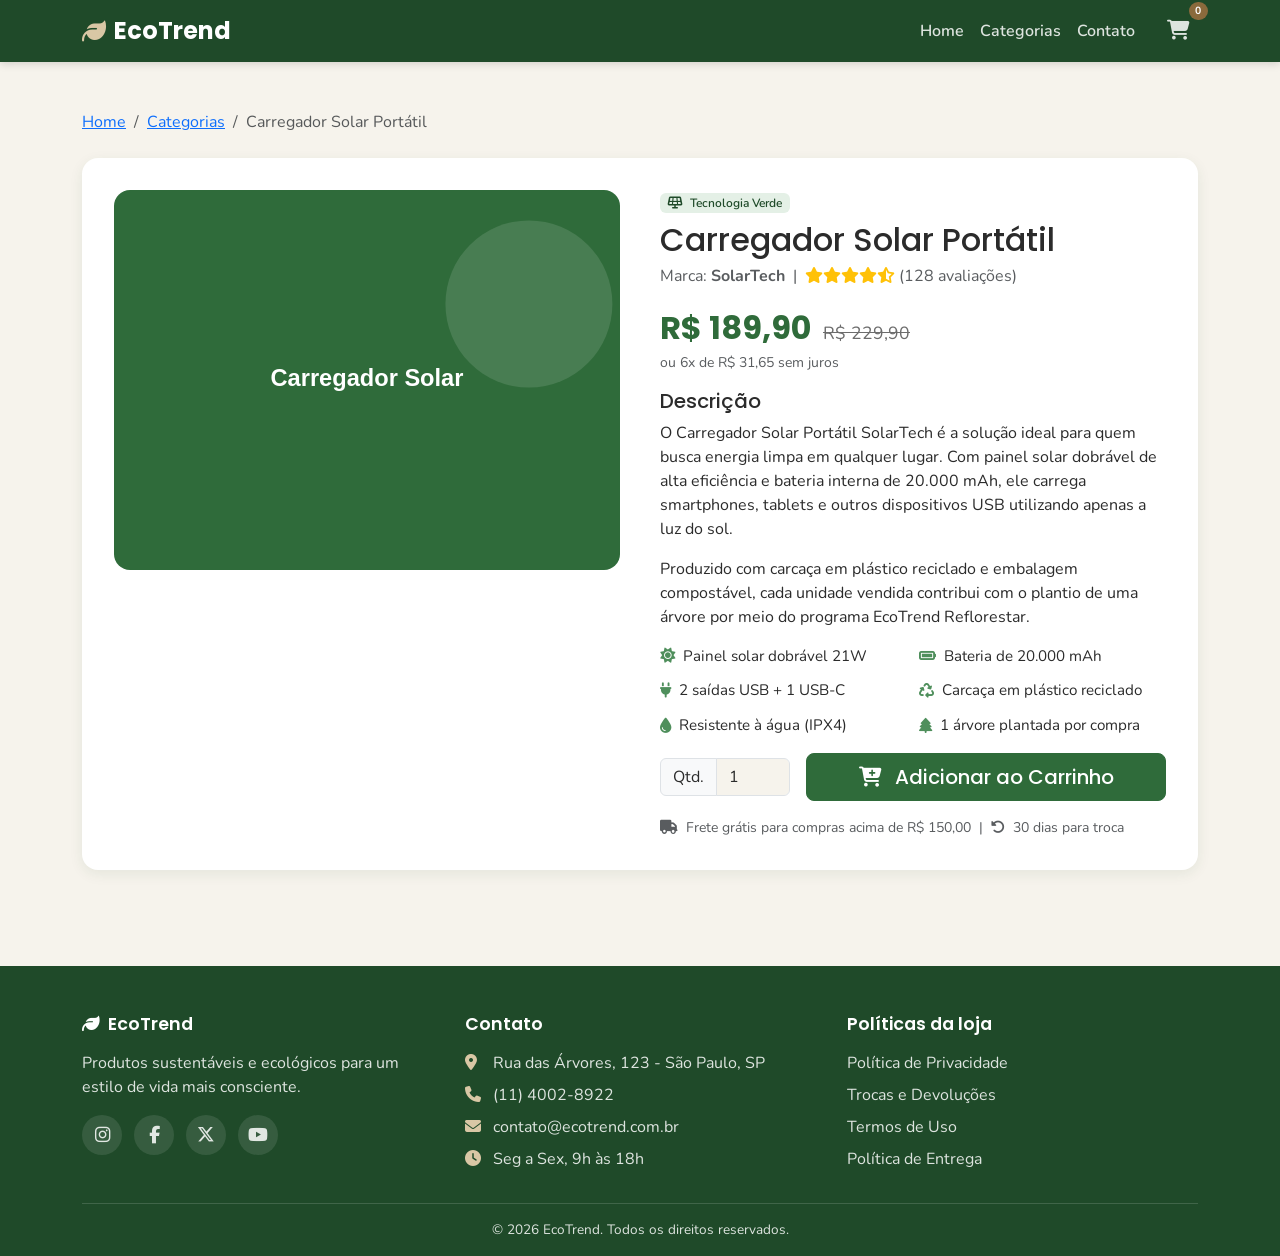
<file: produto.html>
<!DOCTYPE html>
<html lang="pt-BR">
<head>
  <meta charset="UTF-8">
  <meta name="viewport" content="width=device-width, initial-scale=1.0">
  <meta name="description" content="Detalhes do produto Carregador Solar Portátil SolarTech na EcoTrend.">
  <title>Carregador Solar Portátil | EcoTrend</title>

  <!-- Google Fonts -->
  <link rel="preconnect" href="https://fonts.googleapis.com">
  <link rel="preconnect" href="https://fonts.gstatic.com" crossorigin>
  <link href="https://fonts.googleapis.com/css2?family=Poppins:wght@500;600;700&family=Nunito:wght@400;600;700&display=swap" rel="stylesheet">

  <!-- Bootstrap 5 -->
  <link href="https://cdn.jsdelivr.net/npm/bootstrap@5.3.3/dist/css/bootstrap.min.css" rel="stylesheet">

  <!-- Font Awesome -->
  <link rel="stylesheet" href="https://cdnjs.cloudflare.com/ajax/libs/font-awesome/6.5.2/css/all.min.css">

  <!-- CSS customizado -->
  <link rel="stylesheet" href="css/style.css">
</head>
<body>

  <!-- ===================== HEADER ===================== -->
  <header>
    <nav class="navbar navbar-expand-lg eco-navbar" aria-label="Navegação principal">
      <div class="container">
        <a class="navbar-brand" href="index.html">
          <i class="fa-solid fa-leaf"></i> EcoTrend
        </a>
        <button class="navbar-toggler" type="button" data-bs-toggle="collapse" data-bs-target="#menuPrincipal"
                aria-controls="menuPrincipal" aria-expanded="false" aria-label="Abrir menu">
          <span class="navbar-toggler-icon"></span>
        </button>
        <div class="collapse navbar-collapse" id="menuPrincipal">
          <ul class="navbar-nav ms-auto mb-2 mb-lg-0 align-items-lg-center">
            <li class="nav-item"><a class="nav-link" href="index.html">Home</a></li>
            <li class="nav-item"><a class="nav-link" href="categorias.html">Categorias</a></li>
            <li class="nav-item"><a class="nav-link" href="contato.html">Contato</a></li>
            <li class="nav-item ms-lg-3">
              <a class="nav-link cart-link" href="#carrinho" aria-label="Carrinho de compras">
                <i class="fa-solid fa-cart-shopping"></i>
                <span class="badge rounded-pill cart-count">0</span>
              </a>
            </li>
          </ul>
        </div>
      </div>
    </nav>
  </header>

  <!-- ===================== CONTEÚDO ===================== -->
  <main>

    <section class="container py-5">
      <!-- Breadcrumb do Bootstrap -->
      <nav aria-label="breadcrumb" class="mb-4">
        <ol class="breadcrumb">
          <li class="breadcrumb-item"><a href="index.html">Home</a></li>
          <li class="breadcrumb-item"><a href="categorias.html">Categorias</a></li>
          <li class="breadcrumb-item active" aria-current="page">Carregador Solar Portátil</li>
        </ol>
      </nav>

      <!-- Detalhes do produto (CSS Grid) -->
      <article class="product-detail">
        <figure class="product-detail__image mb-0">
          <img src="assets/img/tech-carregador.svg" alt="Carregador Solar Portátil SolarTech">
        </figure>

        <div class="product-detail__info">
          <div>
            <span class="badge badge-eco mb-2"><i class="fa-solid fa-solar-panel me-1"></i> Tecnologia Verde</span>
            <h1 class="h2 mb-1">Carregador Solar Portátil</h1>
            <p class="text-muted mb-0">Marca: <strong>SolarTech</strong> &nbsp;|&nbsp;
              <span class="text-warning">
                <i class="fa-solid fa-star"></i><i class="fa-solid fa-star"></i><i class="fa-solid fa-star"></i><i class="fa-solid fa-star"></i><i class="fa-solid fa-star-half-stroke"></i>
              </span> (128 avaliações)
            </p>
          </div>

          <div>
            <span class="product-detail__price">R$ 189,90</span>
            <span class="product-detail__old-price">R$ 229,90</span>
            <p class="small text-muted mb-0">ou 6x de R$ 31,65 sem juros</p>
          </div>

          <div>
            <h2 class="h5">Descrição</h2>
            <p>
              O Carregador Solar Portátil SolarTech é a solução ideal para quem busca energia limpa em qualquer lugar.
              Com painel solar dobrável de alta eficiência e bateria interna de 20.000 mAh, ele carrega smartphones,
              tablets e outros dispositivos USB utilizando apenas a luz do sol.
            </p>
            <p class="mb-0">
              Produzido com carcaça em plástico reciclado e embalagem compostável, cada unidade vendida contribui
              com o plantio de uma árvore por meio do programa EcoTrend Reflorestar.
            </p>
          </div>

          <ul class="feature-list">
            <li><i class="fa-solid fa-sun"></i> Painel solar dobrável 21W</li>
            <li><i class="fa-solid fa-battery-full"></i> Bateria de 20.000 mAh</li>
            <li><i class="fa-solid fa-plug"></i> 2 saídas USB + 1 USB-C</li>
            <li><i class="fa-solid fa-recycle"></i> Carcaça em plástico reciclado</li>
            <li><i class="fa-solid fa-droplet"></i> Resistente à água (IPX4)</li>
            <li><i class="fa-solid fa-tree"></i> 1 árvore plantada por compra</li>
          </ul>

          <!-- Ações -->
          <div class="product-detail__actions">
            <div class="input-group" style="width: 130px;">
              <span class="input-group-text" id="labelQtd">Qtd.</span>
              <input type="number" class="form-control" value="1" min="1" aria-labelledby="labelQtd">
            </div>
            <a href="#carrinho" class="btn btn-eco btn-lg">
              <i class="fa-solid fa-cart-plus me-2"></i> Adicionar ao Carrinho
            </a>
          </div>

          <p class="small text-muted mb-0">
            <i class="fa-solid fa-truck me-1"></i> Frete grátis para compras acima de R$ 150,00 &nbsp;|&nbsp;
            <i class="fa-solid fa-rotate-left me-1"></i> 30 dias para troca
          </p>
        </div>
      </article>
    </section>
  </main>

  <!-- ===================== FOOTER ===================== -->
  <footer class="eco-footer">
    <div class="container">
      <div class="footer-grid">
        <!-- Redes sociais -->
        <section aria-labelledby="footer-social">
          <h4 id="footer-social"><i class="fa-solid fa-leaf me-2"></i>EcoTrend</h4>
          <p>Produtos sustentáveis e ecológicos para um estilo de vida mais consciente.</p>
          <div class="social-links">
            <a href="#" aria-label="Instagram"><i class="fa-brands fa-instagram"></i></a>
            <a href="#" aria-label="Facebook"><i class="fa-brands fa-facebook-f"></i></a>
            <a href="#" aria-label="X (Twitter)"><i class="fa-brands fa-x-twitter"></i></a>
            <a href="#" aria-label="YouTube"><i class="fa-brands fa-youtube"></i></a>
          </div>
        </section>

        <!-- Contato -->
        <section aria-labelledby="footer-contato">
          <h4 id="footer-contato">Contato</h4>
          <ul>
            <li><i class="fa-solid fa-location-dot"></i> Rua das Árvores, 123 - São Paulo, SP</li>
            <li><i class="fa-solid fa-phone"></i> <a href="tel:+551140028922">(11) 4002-8922</a></li>
            <li><i class="fa-solid fa-envelope"></i> <a href="mailto:contato@ecotrend.com.br">contato@ecotrend.com.br</a></li>
            <li><i class="fa-solid fa-clock"></i> Seg a Sex, 9h às 18h</li>
          </ul>
        </section>

        <!-- Políticas -->
        <section aria-labelledby="footer-politicas">
          <h4 id="footer-politicas">Políticas da loja</h4>
          <ul>
            <li><a href="#politica-privacidade">Política de Privacidade</a></li>
            <li><a href="#trocas-devolucoes">Trocas e Devoluções</a></li>
            <li><a href="#termos-uso">Termos de Uso</a></li>
            <li><a href="#entrega">Política de Entrega</a></li>
          </ul>
        </section>
      </div>

      <div class="footer-bottom">
        <p class="mb-0">&copy; 2026 EcoTrend. Todos os direitos reservados.</p>
      </div>
    </div>
  </footer>

  <!-- Bootstrap JS (necessário para carrossel e menu responsivo) -->
  <script src="https://cdn.jsdelivr.net/npm/bootstrap@5.3.3/dist/js/bootstrap.bundle.min.js"></script>
</body>
</html>
</file>
<file: css/style.css>
/* ==========================================================================
   EcoTrend — estilos customizados
   Sobrescreve o Bootstrap com uma identidade visual sustentável
   (tons de verde/terrosos) e usa CSS Grid Layout para estruturar seções.
   ========================================================================== */

/* --------------------------------------------------------------------------
   1. Variáveis de tema (paleta e tipografia)
   -------------------------------------------------------------------------- */
:root {
  --eco-green-900: #1f4a29;
  --eco-green-700: #2f6b3a;
  --eco-green-500: #4f8f5c;
  --eco-green-100: #e4f0e6;
  --eco-earth-700: #8a6a3c;
  --eco-earth-300: #d9c7a5;
  --eco-sand: #f6f3ec;
  --eco-text: #2b2b2b;
  --eco-muted: #6c6c6c;

  --font-title: "Poppins", sans-serif;
  --font-body: "Nunito", sans-serif;

  /* Sobrescreve variáveis nativas do Bootstrap */
  --bs-body-font-family: var(--font-body);
  --bs-body-color: var(--eco-text);
  --bs-body-bg: var(--eco-sand);
  --bs-link-color: var(--eco-green-700);
  --bs-link-hover-color: var(--eco-green-900);
}

/* --------------------------------------------------------------------------
   2. Base
   -------------------------------------------------------------------------- */
body {
  font-family: var(--font-body);
  background-color: var(--eco-sand);
  color: var(--eco-text);
  /* Grid vertical da página: header / conteúdo / footer */
  min-height: 100vh;
  display: grid;
  grid-template-rows: auto 1fr auto;
}

h1, h2, h3, h4, h5, h6 {
  font-family: var(--font-title);
  font-weight: 600;
  color: var(--eco-green-900);
}

.section-title {
  position: relative;
  display: inline-block;
  padding-bottom: 0.5rem;
  margin-bottom: 1.5rem;
}

.section-title::after {
  content: "";
  position: absolute;
  left: 0;
  bottom: 0;
  width: 60px;
  height: 4px;
  border-radius: 2px;
  background: var(--eco-earth-700);
}

/* Botões do Bootstrap com a cor da marca */
.btn-eco {
  --bs-btn-bg: var(--eco-green-700);
  --bs-btn-border-color: var(--eco-green-700);
  --bs-btn-color: #fff;
  --bs-btn-hover-bg: var(--eco-green-900);
  --bs-btn-hover-border-color: var(--eco-green-900);
  --bs-btn-hover-color: #fff;
  --bs-btn-active-bg: var(--eco-green-900);
  --bs-btn-active-border-color: var(--eco-green-900);
  font-family: var(--font-title);
  font-weight: 500;
}

.btn-outline-eco {
  --bs-btn-color: var(--eco-green-700);
  --bs-btn-border-color: var(--eco-green-700);
  --bs-btn-hover-bg: var(--eco-green-700);
  --bs-btn-hover-border-color: var(--eco-green-700);
  --bs-btn-hover-color: #fff;
  --bs-btn-active-bg: var(--eco-green-900);
  --bs-btn-active-border-color: var(--eco-green-900);
  font-family: var(--font-title);
  font-weight: 500;
}

.badge-eco {
  background-color: var(--eco-green-100);
  color: var(--eco-green-900);
  font-weight: 600;
}

/* --------------------------------------------------------------------------
   3. Header / Navbar
   -------------------------------------------------------------------------- */
.eco-navbar {
  background-color: var(--eco-green-900);
  box-shadow: 0 2px 8px rgba(0, 0, 0, 0.15);
}

.eco-navbar .navbar-brand {
  font-family: var(--font-title);
  font-weight: 700;
  font-size: 1.5rem;
  color: #fff;
  display: flex;
  align-items: center;
  gap: 0.5rem;
}

.eco-navbar .navbar-brand i {
  color: var(--eco-earth-300);
}

.eco-navbar .nav-link {
  color: rgba(255, 255, 255, 0.85);
  font-weight: 600;
  padding-inline: 1rem;
  transition: color 0.2s;
}

.eco-navbar .nav-link:hover,
.eco-navbar .nav-link.active {
  color: var(--eco-earth-300);
}

.eco-navbar .navbar-toggler {
  border-color: rgba(255, 255, 255, 0.4);
}

.eco-navbar .navbar-toggler-icon {
  filter: invert(1);
}

.cart-link {
  position: relative;
  color: #fff;
  font-size: 1.25rem;
}

.cart-link:hover {
  color: var(--eco-earth-300);
}

.cart-link .cart-count {
  position: absolute;
  top: -6px;
  right: -10px;
  font-size: 0.65rem;
  background: var(--eco-earth-700);
}

/* --------------------------------------------------------------------------
   4. Banner / Carrossel
   -------------------------------------------------------------------------- */
.eco-carousel .carousel-item img {
  height: 480px;
  object-fit: cover;
}

.eco-carousel .carousel-caption {
  background: rgba(31, 74, 41, 0.75);
  border-radius: 0.75rem;
  padding: 1.5rem 2rem;
  bottom: 3rem;
}

.eco-carousel .carousel-caption h2 {
  color: #fff;
  font-size: 2.25rem;
}

.eco-carousel .carousel-caption p {
  font-size: 1.1rem;
}

/* --------------------------------------------------------------------------
   5. Grid de produtos (CSS Grid Layout)
   -------------------------------------------------------------------------- */
.product-section {
  padding: 3rem 0;
}

.product-section:nth-of-type(even) {
  background-color: #fff;
}

/* Cabeçalho da seção: título à esquerda, link à direita */
.section-header {
  display: grid;
  grid-template-columns: 1fr auto;
  align-items: end;
  gap: 1rem;
  margin-bottom: 1.5rem;
}

/* Grade responsiva com CSS Grid — colunas se ajustam automaticamente */
.product-grid {
  display: grid;
  grid-template-columns: repeat(auto-fit, minmax(260px, 1fr));
  gap: 1.5rem;
}

/* Card do Bootstrap com estilo próprio */
.product-card {
  border: none;
  border-radius: 1rem;
  overflow: hidden;
  background: #fff;
  box-shadow: 0 4px 14px rgba(31, 74, 41, 0.08);
  transition: transform 0.25s ease, box-shadow 0.25s ease;
  height: 100%;
}

.product-card:hover {
  transform: translateY(-6px);
  box-shadow: 0 10px 24px rgba(31, 74, 41, 0.18);
}

.product-card .card-img-top {
  aspect-ratio: 4 / 3;
  object-fit: cover;
}

.product-card .card-body {
  /* Grid interno do card: título / descrição / rodapé (preço + botão) */
  display: grid;
  grid-template-rows: auto 1fr auto;
  gap: 0.5rem;
}

.product-card .card-title {
  font-size: 1.05rem;
  margin: 0;
}

.product-card .card-text {
  color: var(--eco-muted);
  font-size: 0.9rem;
}

.product-card .card-footer-grid {
  display: grid;
  grid-template-columns: 1fr auto;
  align-items: center;
  gap: 0.5rem;
}

.price {
  font-family: var(--font-title);
  font-weight: 700;
  color: var(--eco-green-700);
  font-size: 1.15rem;
  white-space: nowrap;
}

/* --------------------------------------------------------------------------
   6. Página de Categorias — filtros laterais
   -------------------------------------------------------------------------- */
.page-header {
  background: linear-gradient(135deg, var(--eco-green-900), var(--eco-green-500));
  color: #fff;
  padding: 3rem 0;
}

.page-header h1 {
  color: #fff;
}

.page-header p {
  color: rgba(255, 255, 255, 0.85);
}

.filter-panel {
  background: #fff;
  border-radius: 1rem;
  padding: 1.5rem;
  box-shadow: 0 4px 14px rgba(31, 74, 41, 0.08);
  /* Grid vertical de grupos de filtro */
  display: grid;
  gap: 1.5rem;
}

.filter-panel h3 {
  font-size: 1.1rem;
  margin-bottom: 0.75rem;
  display: flex;
  align-items: center;
  gap: 0.5rem;
}

.filter-panel h3 i {
  color: var(--eco-earth-700);
}

.filter-panel .form-check-input:checked {
  background-color: var(--eco-green-700);
  border-color: var(--eco-green-700);
}

.filter-panel .form-range::-webkit-slider-thumb {
  background: var(--eco-green-700);
}

.filter-panel .form-range::-moz-range-thumb {
  background: var(--eco-green-700);
}

.results-bar {
  display: grid;
  grid-template-columns: 1fr auto;
  align-items: center;
  gap: 1rem;
  margin-bottom: 1.5rem;
}

/* --------------------------------------------------------------------------
   7. Página de Detalhes do Produto
   -------------------------------------------------------------------------- */
.product-detail {
  background: #fff;
  border-radius: 1rem;
  padding: 2rem;
  box-shadow: 0 4px 14px rgba(31, 74, 41, 0.08);
  /* CSS Grid: imagem à esquerda, informações à direita */
  display: grid;
  grid-template-columns: 1fr 1fr;
  gap: 2.5rem;
  align-items: start;
}

.product-detail__image img {
  width: 100%;
  border-radius: 1rem;
}

.product-detail__info {
  display: grid;
  gap: 1rem;
}

.product-detail__price {
  font-size: 2rem;
  font-family: var(--font-title);
  font-weight: 700;
  color: var(--eco-green-700);
}

.product-detail__old-price {
  text-decoration: line-through;
  color: var(--eco-muted);
  font-size: 1.1rem;
  margin-left: 0.5rem;
}

.product-detail__actions {
  display: grid;
  grid-template-columns: auto 1fr;
  gap: 1rem;
  align-items: center;
}

/* Lista de características com ícones */
.feature-list {
  list-style: none;
  padding: 0;
  margin: 0;
  display: grid;
  grid-template-columns: repeat(2, 1fr);
  gap: 0.75rem;
}

.feature-list li {
  display: flex;
  align-items: center;
  gap: 0.5rem;
  font-size: 0.95rem;
}

.feature-list i {
  color: var(--eco-green-500);
}

/* --------------------------------------------------------------------------
   8. Página de Contato
   -------------------------------------------------------------------------- */
.contact-layout {
  /* CSS Grid: informações + formulário */
  display: grid;
  grid-template-columns: 1fr 2fr;
  gap: 2rem;
}

.contact-info {
  background: var(--eco-green-900);
  color: #fff;
  border-radius: 1rem;
  padding: 2rem;
  display: grid;
  gap: 1.5rem;
  align-content: start;
}

.contact-info h2 {
  color: #fff;
}

.contact-info__item {
  display: grid;
  grid-template-columns: 2.5rem 1fr;
  gap: 0.75rem;
  align-items: start;
}

.contact-info__item i {
  font-size: 1.5rem;
  color: var(--eco-earth-300);
}

.contact-form {
  background: #fff;
  border-radius: 1rem;
  padding: 2rem;
  box-shadow: 0 4px 14px rgba(31, 74, 41, 0.08);
}

.contact-form .form-control:focus,
.contact-form .form-select:focus {
  border-color: var(--eco-green-500);
  box-shadow: 0 0 0 0.25rem rgba(79, 143, 92, 0.25);
}

.contact-form .form-label {
  font-weight: 600;
  color: var(--eco-green-900);
}

/* --------------------------------------------------------------------------
   9. Footer
   -------------------------------------------------------------------------- */
.eco-footer {
  background-color: var(--eco-green-900);
  color: rgba(255, 255, 255, 0.85);
  padding: 3rem 0 1rem;
  margin-top: 3rem;
}

.eco-footer h4 {
  color: #fff;
  font-size: 1.1rem;
  margin-bottom: 1rem;
}

/* Grid do footer: 3 colunas no desktop */
.footer-grid {
  display: grid;
  grid-template-columns: repeat(3, 1fr);
  gap: 2rem;
}

.eco-footer ul {
  list-style: none;
  padding: 0;
  margin: 0;
  display: grid;
  gap: 0.5rem;
}

.eco-footer a {
  color: rgba(255, 255, 255, 0.85);
  text-decoration: none;
  transition: color 0.2s;
}

.eco-footer a:hover {
  color: var(--eco-earth-300);
}

.eco-footer li i {
  width: 1.5rem;
  color: var(--eco-earth-300);
}

.social-links {
  display: flex;
  gap: 0.75rem;
}

.social-links a {
  display: inline-flex;
  align-items: center;
  justify-content: center;
  width: 2.5rem;
  height: 2.5rem;
  border-radius: 50%;
  background: rgba(255, 255, 255, 0.1);
  font-size: 1.1rem;
}

.social-links a:hover {
  background: var(--eco-earth-700);
  color: #fff;
}

.footer-bottom {
  border-top: 1px solid rgba(255, 255, 255, 0.15);
  margin-top: 2rem;
  padding-top: 1rem;
  text-align: center;
  font-size: 0.85rem;
}

/* --------------------------------------------------------------------------
   10. Responsividade (media queries)
   -------------------------------------------------------------------------- */

/* Tablets (<= 991px) */
@media (max-width: 991.98px) {
  .eco-carousel .carousel-item img {
    height: 360px;
  }

  .eco-carousel .carousel-caption {
    bottom: 2.5rem;
  }

  .eco-carousel .carousel-caption h2 {
    font-size: 1.75rem;
  }

  .product-grid {
    grid-template-columns: repeat(auto-fit, minmax(220px, 1fr));
    gap: 1.25rem;
  }

  .product-detail {
    gap: 1.5rem;
    padding: 1.5rem;
  }

  .contact-layout {
    grid-template-columns: 1fr;
  }

  .footer-grid {
    grid-template-columns: 1fr 1fr;
  }
}

/* Celulares (<= 767px) */
@media (max-width: 767.98px) {
  h1 {
    font-size: 1.75rem;
  }

  h2 {
    font-size: 1.5rem;
  }

  .eco-carousel .carousel-item img {
    height: 260px;
  }

  .eco-carousel .carousel-caption {
    padding: 0.75rem 1rem;
    bottom: 2.25rem;
    left: 10%;
    right: 10%;
  }

  .eco-carousel .carousel-indicators {
    margin-bottom: 0.5rem;
  }

  .eco-carousel .carousel-caption h2 {
    font-size: 1.25rem;
  }

  .eco-carousel .carousel-caption p {
    font-size: 0.9rem;
    margin-bottom: 0.5rem;
  }

  .product-section {
    padding: 2rem 0;
  }

  .section-header,
  .results-bar {
    grid-template-columns: 1fr;
    align-items: start;
  }

  .product-grid {
    grid-template-columns: repeat(auto-fit, minmax(160px, 1fr));
    gap: 1rem;
  }

  .product-card .card-footer-grid {
    grid-template-columns: 1fr;
  }

  .product-card .card-footer-grid .btn {
    width: 100%;
  }

  .product-detail {
    grid-template-columns: 1fr;
    padding: 1rem;
  }

  .product-detail__actions {
    grid-template-columns: 1fr;
  }

  .feature-list {
    grid-template-columns: 1fr;
  }

  .footer-grid {
    grid-template-columns: 1fr;
  }

  .page-header {
    padding: 2rem 0;
  }
}
</file>
